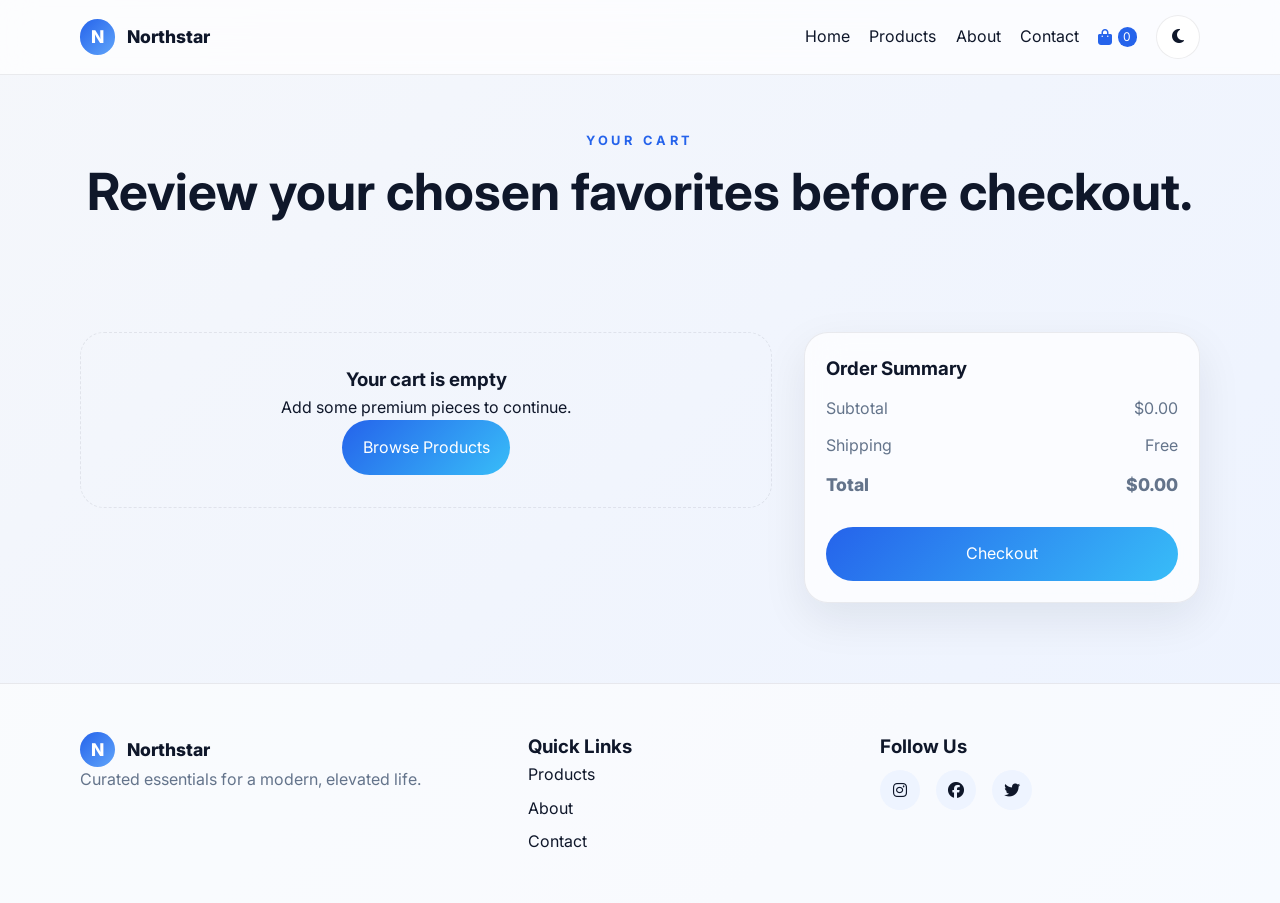
<file: cart.html>
<!DOCTYPE html>
<html lang="en">
  <head>
    <meta charset="UTF-8" />
    <meta name="viewport" content="width=device-width, initial-scale=1.0" />
    <title>Cart | Northstar</title>
    <link rel="preconnect" href="https://fonts.googleapis.com" />
    <link rel="preconnect" href="https://fonts.gstatic.com" crossorigin />
    <link
      href="https://fonts.googleapis.com/css2?family=Inter:wght@400;500;600;700;800&display=swap"
      rel="stylesheet"
    />
    <link
      rel="stylesheet"
      href="https://cdnjs.cloudflare.com/ajax/libs/font-awesome/6.5.2/css/all.min.css"
    />
    <link rel="stylesheet" href="style.css" />
  </head>
  <body>
    <div class="loading-screen" aria-hidden="true">
      <div class="loader"></div>
    </div>

    <header class="site-header">
      <nav class="navbar container">
        <a href="index.html" class="brand">
          <span class="brand-mark">N</span>
          <span>Northstar</span>
        </a>
        <button class="nav-toggle" aria-label="Toggle Menu">
          <span></span><span></span><span></span>
        </button>
        <div class="nav-links">
          <a href="index.html">Home</a>
          <a href="products.html">Products</a>
          <a href="about.html">About</a>
          <a href="contact.html">Contact</a>
          <a href="cart.html" class="active cart-link">
            <i class="fa-solid fa-bag-shopping"></i>
            <span class="cart-count">0</span>
          </a>
          <button class="theme-toggle" aria-label="Toggle theme">
            <i class="fa-solid fa-moon"></i>
          </button>
        </div>
      </nav>
    </header>

    <main>
      <section class="page-hero">
        <div class="container">
          <p class="eyebrow">Your Cart</p>
          <h1>Review your chosen favorites before checkout.</h1>
        </div>
      </section>

      <section class="container section cart-layout" data-reveal>
        <div id="cartItems" class="cart-items"></div>
        <aside class="cart-summary glass">
          <h3>Order Summary</h3>
          <div class="summary-row"><span>Subtotal</span><span id="subtotal">$0.00</span></div>
          <div class="summary-row"><span>Shipping</span><span>Free</span></div>
          <div class="summary-row total"><span>Total</span><span id="total">$0.00</span></div>
          <button class="btn btn-primary full-width">Checkout</button>
        </aside>
      </section>
    </main>

    <footer class="site-footer">
      <div class="container footer-grid">
        <div>
          <a href="index.html" class="brand footer-brand">
            <span class="brand-mark">N</span>
            <span>Northstar</span>
          </a>
          <p>Curated essentials for a modern, elevated life.</p>
        </div>
        <div>
          <h3>Quick Links</h3>
          <ul>
            <li><a href="products.html">Products</a></li>
            <li><a href="about.html">About</a></li>
            <li><a href="contact.html">Contact</a></li>
          </ul>
        </div>
        <div>
          <h3>Follow Us</h3>
          <div class="social-links">
            <a href="#"><i class="fa-brands fa-instagram"></i></a>
            <a href="#"><i class="fa-brands fa-facebook"></i></a>
            <a href="#"><i class="fa-brands fa-twitter"></i></a>
          </div>
        </div>
      </div>
    </footer>

    <button class="back-to-top" aria-label="Back to top">
      <i class="fa-solid fa-arrow-up"></i>
    </button>

    <script src="script.js"></script>
  </body>
</html>
</file>
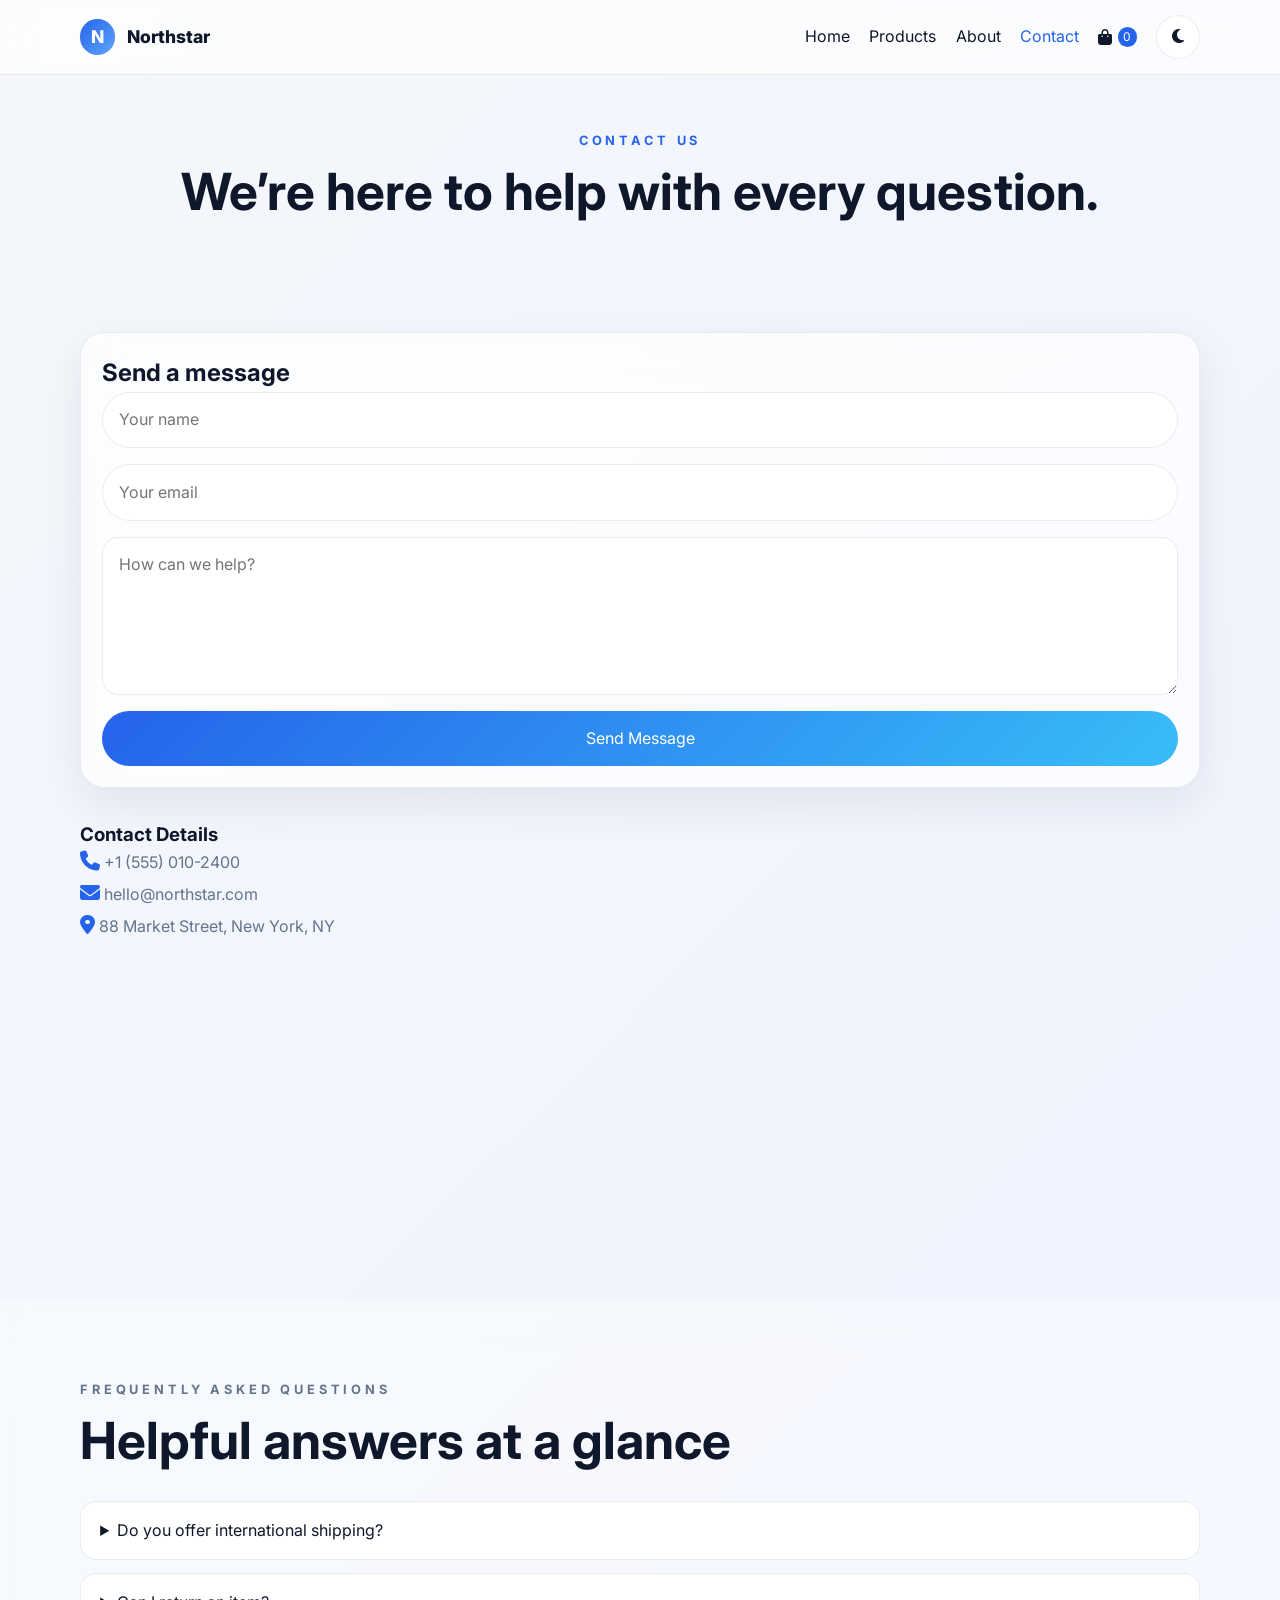
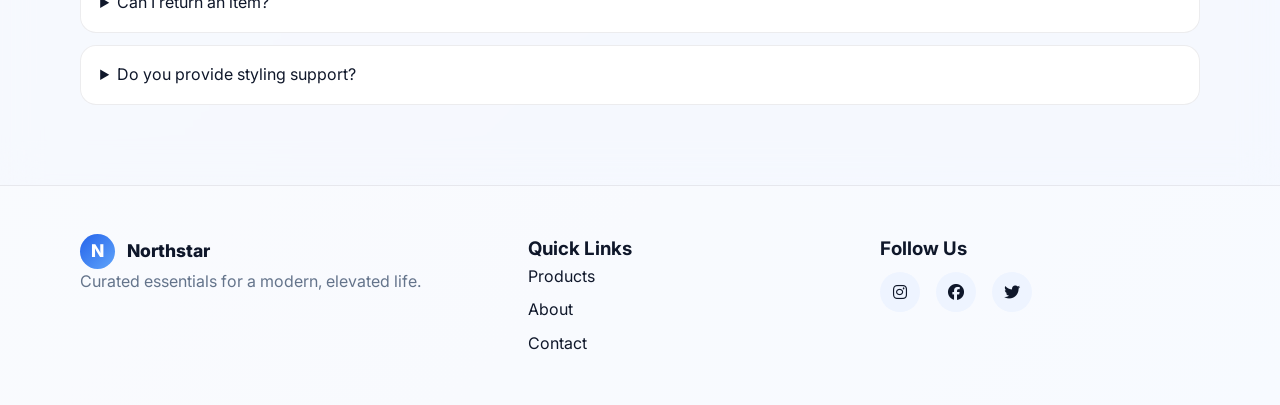
<file: contact.html>
<!DOCTYPE html>
<html lang="en">
  <head>
    <meta charset="UTF-8" />
    <meta name="viewport" content="width=device-width, initial-scale=1.0" />
    <title>Contact | Northstar</title>
    <link rel="preconnect" href="https://fonts.googleapis.com" />
    <link rel="preconnect" href="https://fonts.gstatic.com" crossorigin />
    <link
      href="https://fonts.googleapis.com/css2?family=Inter:wght@400;500;600;700;800&display=swap"
      rel="stylesheet"
    />
    <link
      rel="stylesheet"
      href="https://cdnjs.cloudflare.com/ajax/libs/font-awesome/6.5.2/css/all.min.css"
    />
    <link rel="stylesheet" href="style.css" />
  </head>
  <body>
    <div class="loading-screen" aria-hidden="true">
      <div class="loader"></div>
    </div>

    <header class="site-header">
      <nav class="navbar container">
        <a href="index.html" class="brand">
          <span class="brand-mark">N</span>
          <span>Northstar</span>
        </a>
        <button class="nav-toggle" aria-label="Toggle Menu">
          <span></span><span></span><span></span>
        </button>
        <div class="nav-links">
          <a href="index.html">Home</a>
          <a href="products.html">Products</a>
          <a href="about.html">About</a>
          <a href="contact.html" class="active">Contact</a>
          <a href="cart.html" class="cart-link">
            <i class="fa-solid fa-bag-shopping"></i>
            <span class="cart-count">0</span>
          </a>
          <button class="theme-toggle" aria-label="Toggle theme">
            <i class="fa-solid fa-moon"></i>
          </button>
        </div>
      </nav>
    </header>

    <main>
      <section class="page-hero">
        <div class="container">
          <p class="eyebrow">Contact Us</p>
          <h1>We’re here to help with every question.</h1>
        </div>
      </section>

      <section class="container section contact-grid" data-reveal>
        <div class="contact-card glass">
          <h2>Send a message</h2>
          <form class="contact-form">
            <input type="text" placeholder="Your name" />
            <input type="email" placeholder="Your email" />
            <textarea rows="5" placeholder="How can we help?"></textarea>
            <button class="btn btn-primary" type="submit">Send Message</button>
          </form>
        </div>
        <div>
          <div class="contact-details">
            <h3>Contact Details</h3>
            <p><i class="fa-solid fa-phone"></i> +1 (555) 010-2400</p>
            <p><i class="fa-solid fa-envelope"></i> hello@northstar.com</p>
            <p><i class="fa-solid fa-location-dot"></i> 88 Market Street, New York, NY</p>
          </div>
          <div class="map-placeholder">
            <iframe title="Map placeholder" src="https://www.google.com/maps?q=New%20York%20City&output=embed"></iframe>
          </div>
        </div>
      </section>

      <section class="section section-alt" data-reveal>
        <div class="container">
          <div class="section-heading">
            <p class="eyebrow">Frequently Asked Questions</p>
            <h2>Helpful answers at a glance</h2>
          </div>
          <div class="faq-list">
            <details>
              <summary>Do you offer international shipping?</summary>
              <p>Yes, we ship to most major countries with tracked delivery options.</p>
            </details>
            <details>
              <summary>Can I return an item?</summary>
              <p>Absolutely. Returns are accepted within 30 days when items remain unused.</p>
            </details>
            <details>
              <summary>Do you provide styling support?</summary>
              <p>Yes, our concierge team offers product recommendations and styling advice.</p>
            </details>
          </div>
        </div>
      </section>
    </main>

    <footer class="site-footer">
      <div class="container footer-grid">
        <div>
          <a href="index.html" class="brand footer-brand">
            <span class="brand-mark">N</span>
            <span>Northstar</span>
          </a>
          <p>Curated essentials for a modern, elevated life.</p>
        </div>
        <div>
          <h3>Quick Links</h3>
          <ul>
            <li><a href="products.html">Products</a></li>
            <li><a href="about.html">About</a></li>
            <li><a href="contact.html">Contact</a></li>
          </ul>
        </div>
        <div>
          <h3>Follow Us</h3>
          <div class="social-links">
            <a href="#"><i class="fa-brands fa-instagram"></i></a>
            <a href="#"><i class="fa-brands fa-facebook"></i></a>
            <a href="#"><i class="fa-brands fa-twitter"></i></a>
          </div>
        </div>
      </div>
    </footer>

    <button class="back-to-top" aria-label="Back to top">
      <i class="fa-solid fa-arrow-up"></i>
    </button>

    <script src="script.js"></script>
  </body>
</html>
</file>
<file: style.css>
:root {
  --bg: #f5f7fb;
  --surface: #ffffff;
  --surface-2: #eef4ff;
  --text: #0f172a;
  --muted: #64748b;
  --primary: #2563eb;
  --primary-dark: #1743a8;
  --accent: #0f172a;
  --border: rgba(15, 23, 42, 0.08);
  --shadow: 0 16px 45px rgba(15, 23, 42, 0.08);
  --radius: 24px;
  --transition: 0.3s ease;
}

body.dark {
  --bg: #020617;
  --surface: #0f172a;
  --surface-2: #111c35;
  --text: #f8fafc;
  --muted: #94a3b8;
  --primary: #60a5fa;
  --primary-dark: #3b82f6;
  --accent: #e2e8f0;
  --border: rgba(255, 255, 255, 0.08);
  --shadow: 0 16px 45px rgba(2, 6, 23, 0.35);
}

* {
  box-sizing: border-box;
  margin: 0;
  padding: 0;
}

html {
  scroll-behavior: smooth;
}

body {
  font-family: 'Inter', sans-serif;
  background: linear-gradient(135deg, var(--bg), #edf3ff);
  color: var(--text);
  line-height: 1.6;
  transition: background var(--transition), color var(--transition);
}

body.dark {
  background: linear-gradient(135deg, var(--bg), #071022);
}

img {
  width: 100%;
  display: block;
  object-fit: cover;
}

a {
  color: inherit;
  text-decoration: none;
}

button,
input,
select,
textarea {
  font: inherit;
}

.container {
  width: min(1120px, calc(100% - 2rem));
  margin: 0 auto;
}

.section {
  padding: 5rem 0;
}

.section-alt {
  background: rgba(255, 255, 255, 0.4);
  backdrop-filter: blur(18px);
}

body.dark .section-alt {
  background: rgba(17, 24, 39, 0.75);
}

.loading-screen {
  position: fixed;
  inset: 0;
  background: var(--surface);
  display: grid;
  place-items: center;
  z-index: 9999;
  transition: opacity 0.5s ease;
}

.loading-screen.hide {
  opacity: 0;
  pointer-events: none;
}

.loader {
  width: 56px;
  height: 56px;
  border: 4px solid var(--surface-2);
  border-top-color: var(--primary);
  border-radius: 50%;
  animation: spin 0.9s linear infinite;
}

@keyframes spin {
  to { transform: rotate(360deg); }
}

.site-header {
  position: sticky;
  top: 0;
  z-index: 1000;
  background: rgba(255, 255, 255, 0.7);
  backdrop-filter: blur(16px);
  border-bottom: 1px solid var(--border);
}

body.dark .site-header {
  background: rgba(2, 6, 23, 0.7);
}

.navbar {
  display: flex;
  align-items: center;
  justify-content: space-between;
  min-height: 74px;
}

.brand {
  display: inline-flex;
  align-items: center;
  gap: 0.75rem;
  font-weight: 800;
  font-size: 1.1rem;
}

.brand-mark {
  display: grid;
  place-items: center;
  width: 2.2rem;
  height: 2.2rem;
  border-radius: 50%;
  background: linear-gradient(135deg, var(--primary), #60a5fa);
  color: white;
}

.nav-links {
  display: flex;
  align-items: center;
  gap: 1.2rem;
}

.nav-links a,
.theme-toggle,
.nav-toggle {
  color: var(--text);
  background: transparent;
  border: none;
  cursor: pointer;
}

.nav-links a {
  transition: color var(--transition);
}

.nav-links a:hover,
.nav-links a.active {
  color: var(--primary);
}

.cart-link {
  position: relative;
  display: inline-flex;
  align-items: center;
  gap: 0.35rem;
}

.cart-count {
  display: inline-grid;
  place-items: center;
  min-width: 1.2rem;
  height: 1.2rem;
  padding: 0 0.25rem;
  border-radius: 999px;
  font-size: 0.75rem;
  background: var(--primary);
  color: white;
}

.theme-toggle,
.nav-toggle {
  width: 2.75rem;
  height: 2.75rem;
  border-radius: 50%;
  border: 1px solid var(--border);
  background: var(--surface);
}

.nav-toggle {
  display: none;
  flex-direction: column;
  justify-content: center;
  gap: 0.25rem;
}

.nav-toggle span {
  width: 1.2rem;
  height: 2px;
  background: var(--text);
  display: block;
}

.hero {
  padding: 4rem 0 5rem;
}

.hero-grid,
.why-grid,
.contact-grid,
.about-grid,
.cart-layout {
  display: grid;
  gap: 2rem;
  align-items: center;
}

.hero-grid {
  grid-template-columns: 1.2fr 0.9fr;
}

.eyebrow {
  text-transform: uppercase;
  letter-spacing: 0.3em;
  font-size: 0.8rem;
  color: var(--primary);
  font-weight: 700;
  margin-bottom: 0.75rem;
}

.hero h1,
.page-hero h1,
.section-heading h2,
.why-grid h2,
.about-grid h2 {
  font-size: clamp(2rem, 4vw, 3.2rem);
  line-height: 1.1;
  margin-bottom: 1rem;
}

.hero p,
.section-heading p,
.about-grid p,
.about-card p,
.service-card p,
.testimonial-card p,
.newsletter-card p,
.site-footer p,
.contact-details p,
.timeline-item p,
.summary-row span,
.cart-item p {
  color: var(--muted);
}

.hero-actions,
.newsletter-form {
  display: flex;
  flex-wrap: wrap;
  gap: 1rem;
  margin-top: 1.5rem;
}

.btn {
  display: inline-flex;
  align-items: center;
  justify-content: center;
  gap: 0.5rem;
  padding: 0.9rem 1.3rem;
  border-radius: 999px;
  border: none;
  cursor: pointer;
  transition: transform var(--transition), box-shadow var(--transition), background var(--transition);
}

.btn:hover {
  transform: translateY(-2px);
  box-shadow: var(--shadow);
}

.btn-primary {
  background: linear-gradient(135deg, var(--primary), #38bdf8);
  color: white;
}

.btn-secondary {
  background: var(--surface);
  color: var(--text);
  border: 1px solid var(--border);
}

.btn-small {
  padding: 0.65rem 1rem;
  font-size: 0.9rem;
}

.hero-stats {
  display: flex;
  flex-wrap: wrap;
  gap: 1.5rem;
  margin-top: 2rem;
}

.hero-stats div {
  display: flex;
  flex-direction: column;
  gap: 0.25rem;
}

.hero-stats strong {
  font-size: 1.1rem;
}

.hero-card,
.glass,
.category-card,
.product-card,
.feature-card,
.testimonial-card,
.newsletter-card,
.contact-card,
.service-card,
.team-card,
.stat-card,
.cart-summary,
.cart-item {
  background: var(--surface);
  border: 1px solid var(--border);
  border-radius: var(--radius);
  box-shadow: var(--shadow);
}

.glass {
  backdrop-filter: blur(18px);
  background: rgba(255, 255, 255, 0.72);
}

body.dark .glass {
  background: rgba(15, 23, 42, 0.75);
}

.hero-card {
  padding: 1rem;
  overflow: hidden;
}

.hero-card img {
  height: 420px;
  border-radius: 18px;
  transition: transform 0.5s ease;
}

.hero-card:hover img {
  transform: scale(1.04);
}

.hero-badges {
  display: flex;
  gap: 0.75rem;
  margin-top: 1rem;
  flex-wrap: wrap;
}

.hero-badges span,
.badge {
  display: inline-flex;
  align-items: center;
  padding: 0.45rem 0.8rem;
  border-radius: 999px;
  font-size: 0.8rem;
  background: var(--surface-2);
  color: var(--primary-dark);
}

.section-heading {
  margin-bottom: 2rem;
}

.category-grid,
.product-grid-home,
.testimonial-grid,
.service-grid,
.team-grid,
.stats-grid {
  display: grid;
  gap: 1.4rem;
}

.category-grid,
.service-grid,
.team-grid,
.stats-grid {
  grid-template-columns: repeat(3, minmax(0, 1fr));
}

.product-grid-home,
.testimonial-grid {
  grid-template-columns: repeat(4, minmax(0, 1fr));
}

.category-card,
.product-card,
.feature-card,
.testimonial-card {
  overflow: hidden;
  transition: transform var(--transition), box-shadow var(--transition);
}

.category-card:hover,
.product-card:hover,
.feature-card:hover,
.testimonial-card:hover,
.team-card:hover,
.service-card:hover {
  transform: translateY(-6px);
}

.category-card img {
  height: 220px;
}

.category-card div,
.product-info,
.testimonial-card,
.team-card,
.service-card,
.feature-card,
.stat-card {
  padding: 1.1rem;
}

.product-card img {
  height: 220px;
  transition: transform 0.4s ease;
}

.product-card:hover img {
  transform: scale(1.08);
}

.rating {
  color: #f59e0b;
  font-size: 0.94rem;
  margin: 0.35rem 0;
}

.product-info p {
  font-weight: 700;
  margin-bottom: 0.7rem;
}

.why-grid {
  grid-template-columns: 0.9fr 1.1fr;
}

.feature-list {
  display: grid;
  gap: 1rem;
}

.feature-card i,
.service-card i,
.contact-details i {
  font-size: 1.25rem;
  color: var(--primary);
  margin-bottom: 0.7rem;
}

.newsletter {
  padding: 0 0 5rem;
}

.newsletter-card {
  padding: 2rem;
  display: flex;
  justify-content: space-between;
  align-items: center;
  gap: 1rem;
  background: linear-gradient(135deg, var(--surface), var(--surface-2));
}

body.dark .newsletter-card {
  background: linear-gradient(135deg, var(--surface), var(--surface-2));
}

.site-footer {
  padding: 3rem 0;
  border-top: 1px solid var(--border);
  background: rgba(255, 255, 255, 0.6);
}

body.dark .site-footer {
  background: rgba(2, 6, 23, 0.65);
}

.footer-grid {
  display: grid;
  grid-template-columns: 1.3fr 1fr 1fr;
  gap: 2rem;
}

.footer-grid ul {
  list-style: none;
  display: grid;
  gap: 0.5rem;
}

.social-links {
  display: flex;
  gap: 1rem;
  margin-top: 0.5rem;
}

.social-links a {
  display: inline-grid;
  place-items: center;
  width: 2.5rem;
  height: 2.5rem;
  border-radius: 50%;
  background: var(--surface-2);
}

.back-to-top {
  position: fixed;
  right: 1.25rem;
  bottom: 1.25rem;
  border: none;
  border-radius: 50%;
  width: 3rem;
  height: 3rem;
  background: var(--primary);
  color: white;
  cursor: pointer;
  opacity: 0;
  pointer-events: none;
  transition: opacity var(--transition), transform var(--transition);
}

.back-to-top.show {
  opacity: 1;
  pointer-events: auto;
}

.back-to-top:hover {
  transform: translateY(-3px);
}

.page-hero {
  padding: 3.5rem 0 1rem;
  text-align: center;
}

.shop-toolbar {
  display: flex;
  flex-wrap: wrap;
  gap: 1rem;
  margin-bottom: 1.5rem;
}

.shop-toolbar input,
.shop-toolbar select,
.contact-form input,
.contact-form textarea {
  width: 100%;
  padding: 0.9rem 1rem;
  border-radius: 999px;
  border: 1px solid var(--border);
  background: var(--surface);
  color: var(--text);
}

.shop-toolbar input {
  flex: 2;
  min-width: 220px;
}

.shop-toolbar select {
  flex: 1;
  min-width: 180px;
}

.product-grid {
  display: grid;
  grid-template-columns: repeat(4, minmax(0, 1fr));
  gap: 1.25rem;
}

.product-card .badge {
  position: absolute;
  margin: 1rem;
}

.product-card {
  position: relative;
}

.product-card .product-info {
  padding-top: 0.4rem;
}

.pagination {
  display: flex;
  justify-content: center;
  gap: 0.6rem;
  margin-top: 2rem;
}

.pagination button {
  width: 2.5rem;
  height: 2.5rem;
  border-radius: 50%;
  border: 1px solid var(--border);
  background: var(--surface);
  cursor: pointer;
}

.pagination button.active {
  background: var(--primary);
  color: white;
}

.about-card,
.contact-card,
.cart-summary,
.cart-item,
.service-card,
.team-card,
.stat-card {
  padding: 1.3rem;
}

.service-grid,
.team-grid,
.stats-grid {
  grid-template-columns: repeat(3, minmax(0, 1fr));
}

.stats-grid {
  text-align: center;
}

.stat-card strong {
  display: block;
  font-size: 2rem;
  margin-bottom: 0.35rem;
}

.timeline {
  display: grid;
  gap: 1rem;
}

.timeline-item {
  padding: 1rem 1.2rem;
  border-left: 3px solid var(--primary);
  background: var(--surface);
  border-radius: 0 18px 18px 0;
}

.contact-form {
  display: grid;
  gap: 1rem;
}

.contact-form textarea {
  min-height: 120px;
  border-radius: 1rem;
  resize: vertical;
}

.map-placeholder iframe {
  width: 100%;
  min-height: 250px;
  border: 0;
  border-radius: 1rem;
  margin-top: 1rem;
}

.faq-list {
  display: grid;
  gap: 0.8rem;
}

.faq-list details {
  padding: 1rem 1.2rem;
  border-radius: 1rem;
  background: var(--surface);
  border: 1px solid var(--border);
}

.cart-layout {
  grid-template-columns: 1.4fr 0.8fr;
  align-items: start;
}

.cart-items {
  display: grid;
  gap: 1rem;
}

.cart-item {
  display: flex;
  gap: 1rem;
  align-items: center;
}

.cart-item img {
  width: 120px;
  height: 100px;
  border-radius: 16px;
}

.cart-controls {
  display: flex;
  gap: 0.5rem;
  margin-top: 0.6rem;
}

.cart-controls button,
.remove-btn {
  border: none;
  width: 2rem;
  height: 2rem;
  border-radius: 50%;
  cursor: pointer;
  background: var(--surface-2);
}

.summary-row {
  display: flex;
  justify-content: space-between;
  margin: 0.75rem 0;
}

.summary-row.total {
  font-weight: 800;
  font-size: 1.1rem;
  color: var(--text);
}

.full-width {
  width: 100%;
  margin-top: 1rem;
}

.empty-cart {
  padding: 2rem;
  text-align: center;
  border: 1px dashed var(--border);
  border-radius: var(--radius);
}

[data-reveal] {
  opacity: 0;
  transform: translateY(20px);
  transition: opacity 0.8s ease, transform 0.8s ease;
}

[data-reveal].visible {
  opacity: 1;
  transform: translateY(0);
}

@media (max-width: 960px) {
  .product-grid-home,
  .product-grid,
  .testimonial-grid,
  .category-grid,
  .service-grid,
  .team-grid,
  .stats-grid,
  .footer-grid,
  .contact-grid,
  .about-grid,
  .why-grid,
  .cart-layout {
    grid-template-columns: 1fr 1fr;
  }

  .hero-grid {
    grid-template-columns: 1fr;
  }
}

@media (max-width: 760px) {
  .nav-toggle {
    display: inline-flex;
  }

  .nav-links {
    position: absolute;
    top: 74px;
    right: 1rem;
    display: none;
    flex-direction: column;
    align-items: flex-start;
    padding: 1rem;
    border-radius: 1rem;
    background: var(--surface);
    box-shadow: var(--shadow);
  }

  .nav-links.open {
    display: flex;
  }

  .product-grid-home,
  .product-grid,
  .testimonial-grid,
  .category-grid,
  .service-grid,
  .team-grid,
  .stats-grid,
  .footer-grid,
  .contact-grid,
  .about-grid,
  .why-grid,
  .cart-layout,
  .hero-grid {
    grid-template-columns: 1fr;
  }

  .newsletter-card,
  .cart-item {
    flex-direction: column;
    align-items: flex-start;
  }

  .section {
    padding: 4rem 0;
  }
}
</file>
